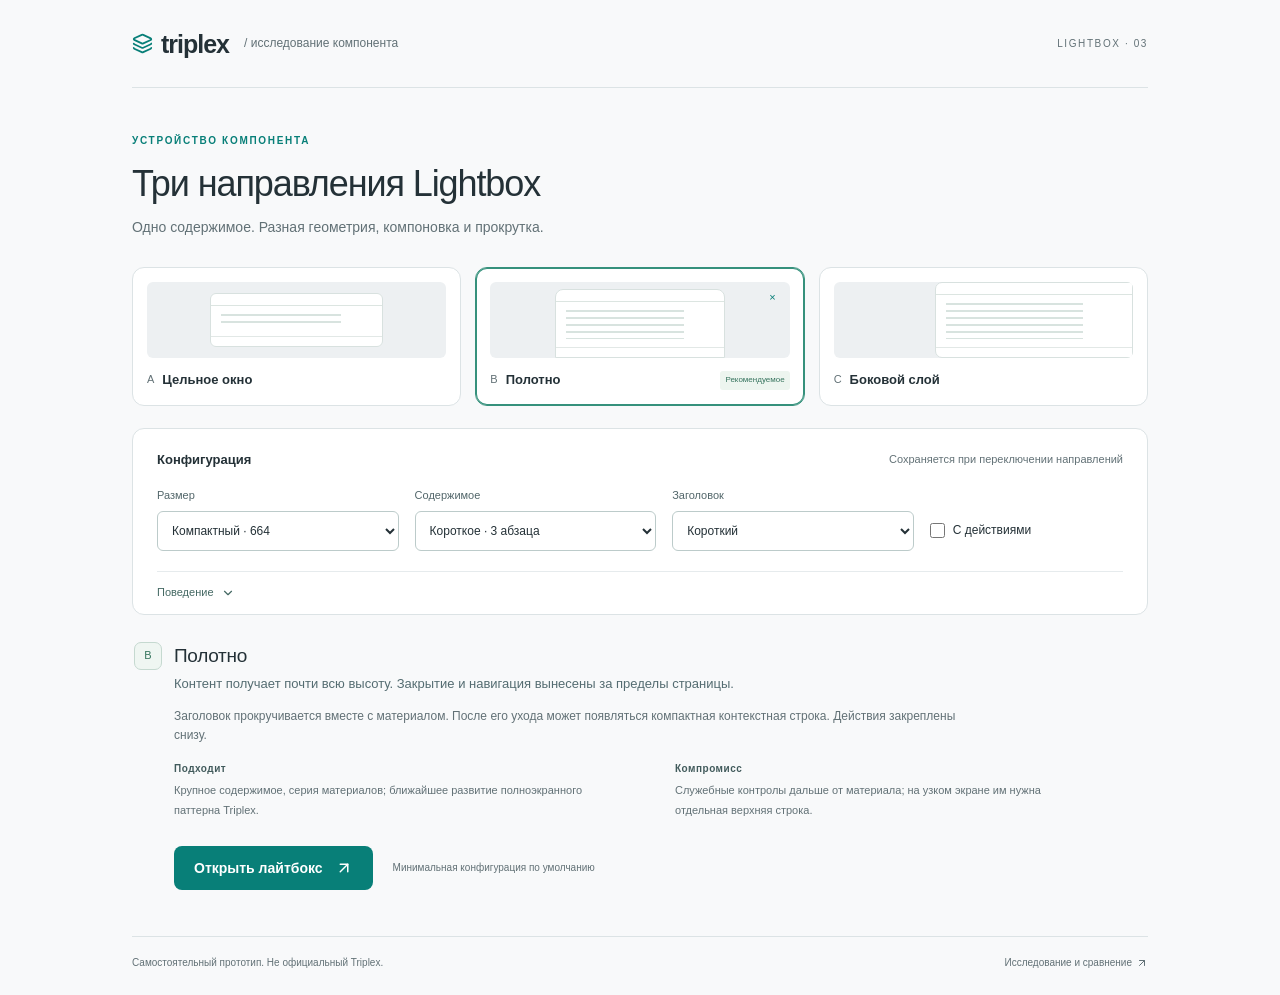
<file: index.html>
<!doctype html><html lang="ru"><head><meta charset="UTF-8"/><meta name="viewport" content="width=device-width, initial-scale=1.0"/><meta name="theme-color" content="#087f78"/><title>Triplex · Лаборатория лайтбокса</title>  <script type="module" crossorigin src="./assets/index-ziszwfcP.js"></script>
  <link rel="stylesheet" crossorigin href="./assets/index-SoMnmKn1.css">
</head><body><div id="root"></div></body></html>
</file>
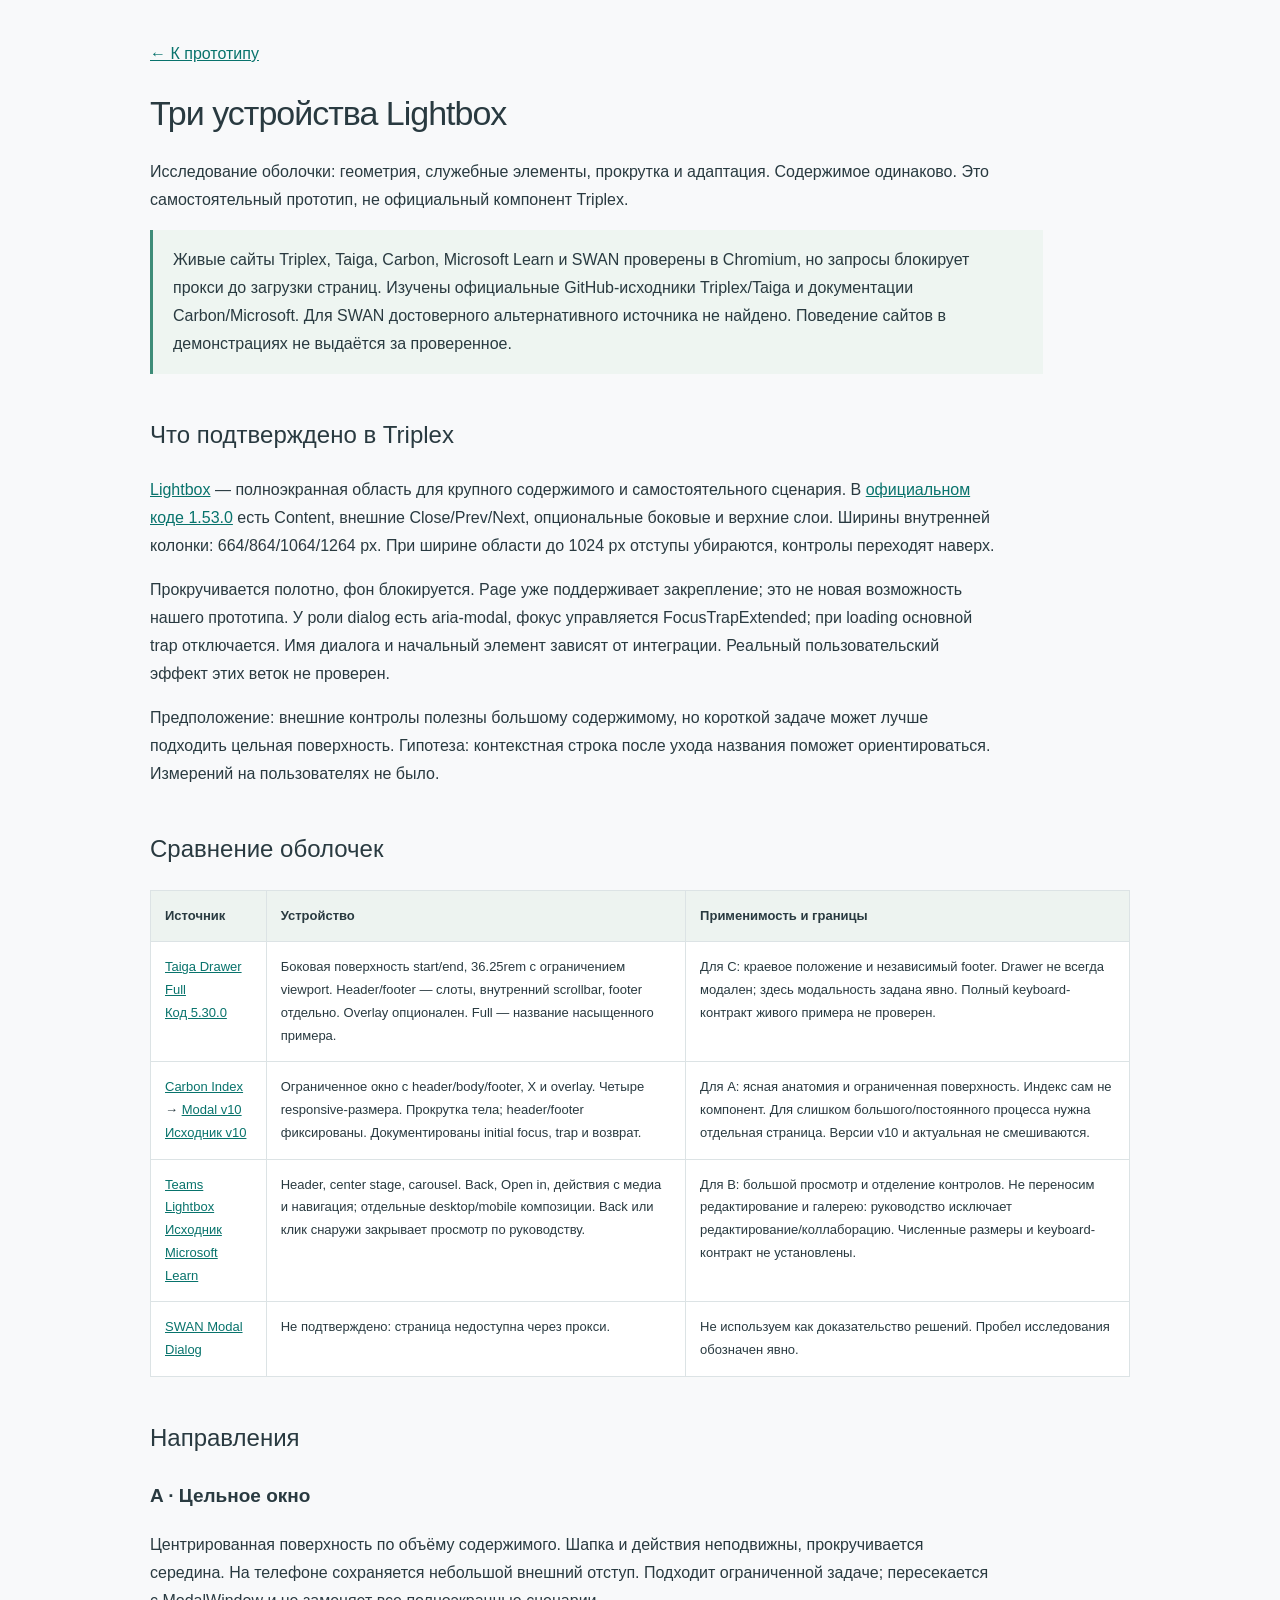
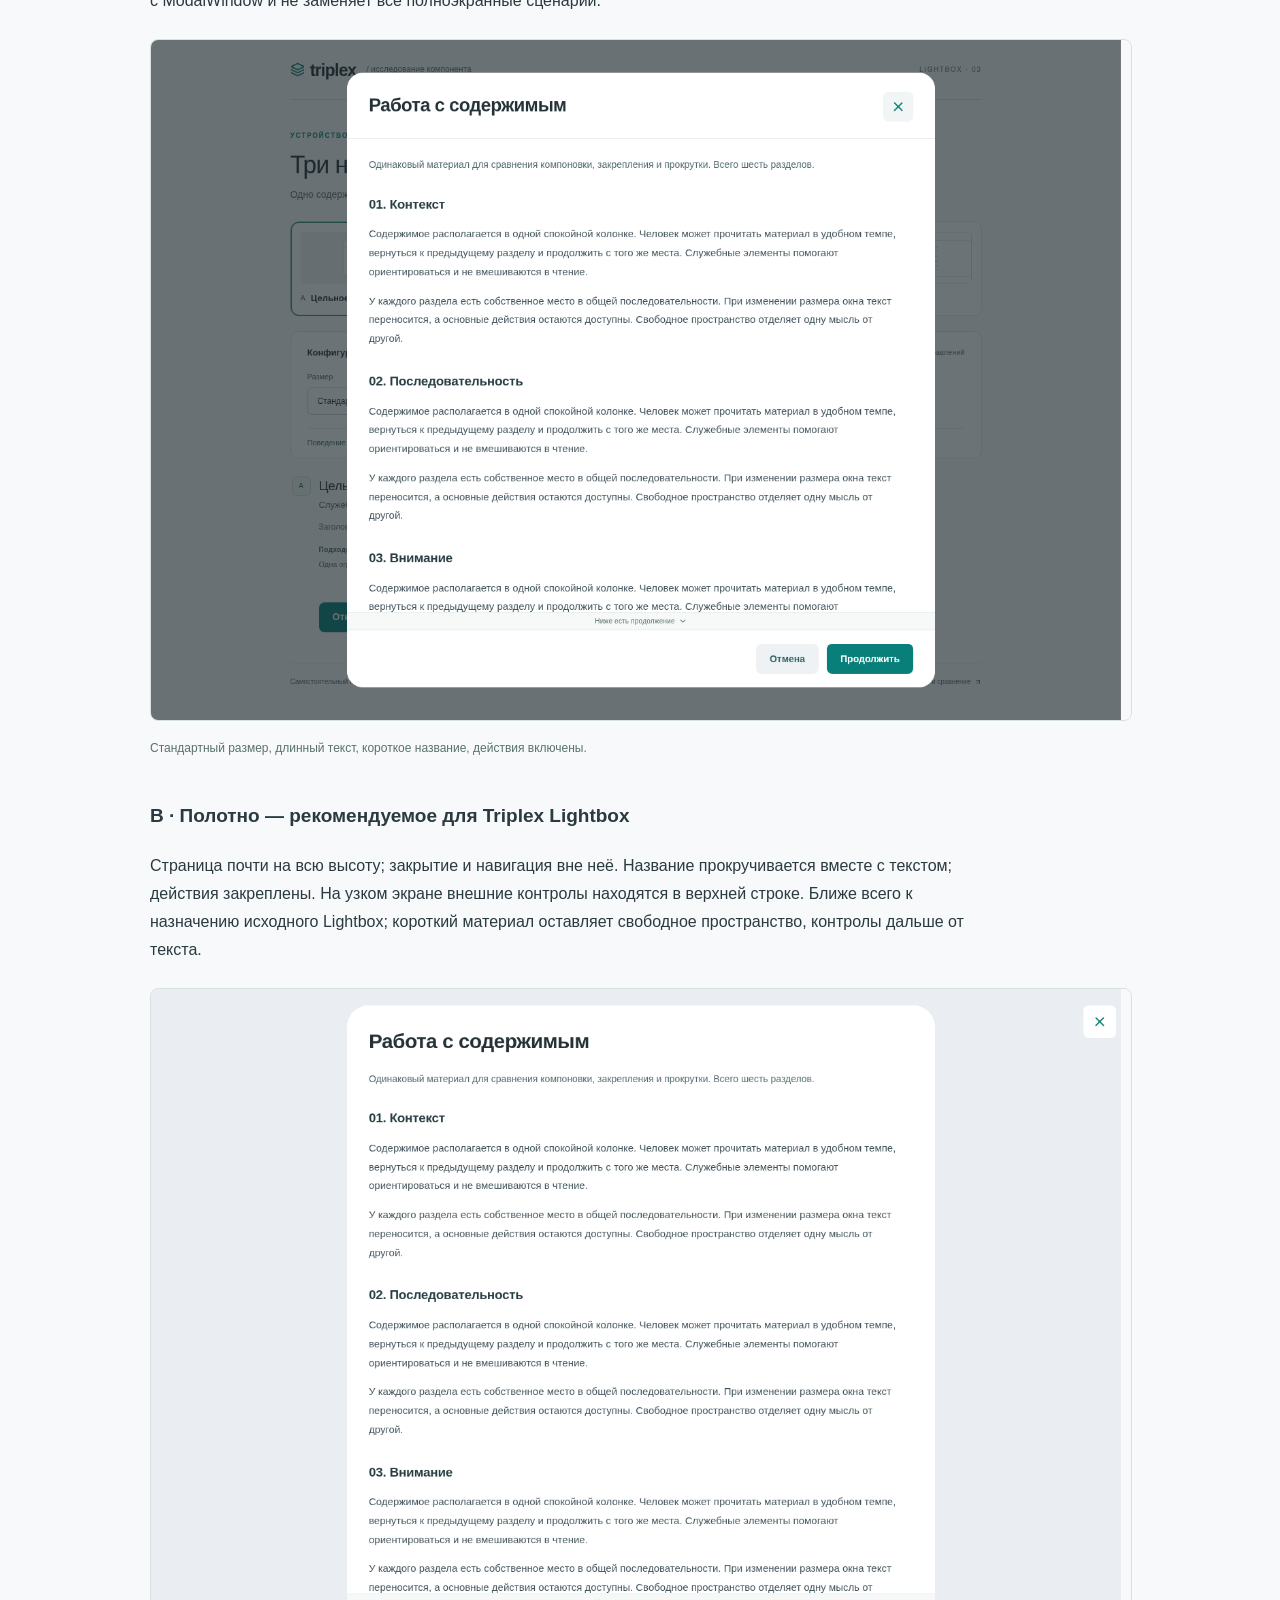
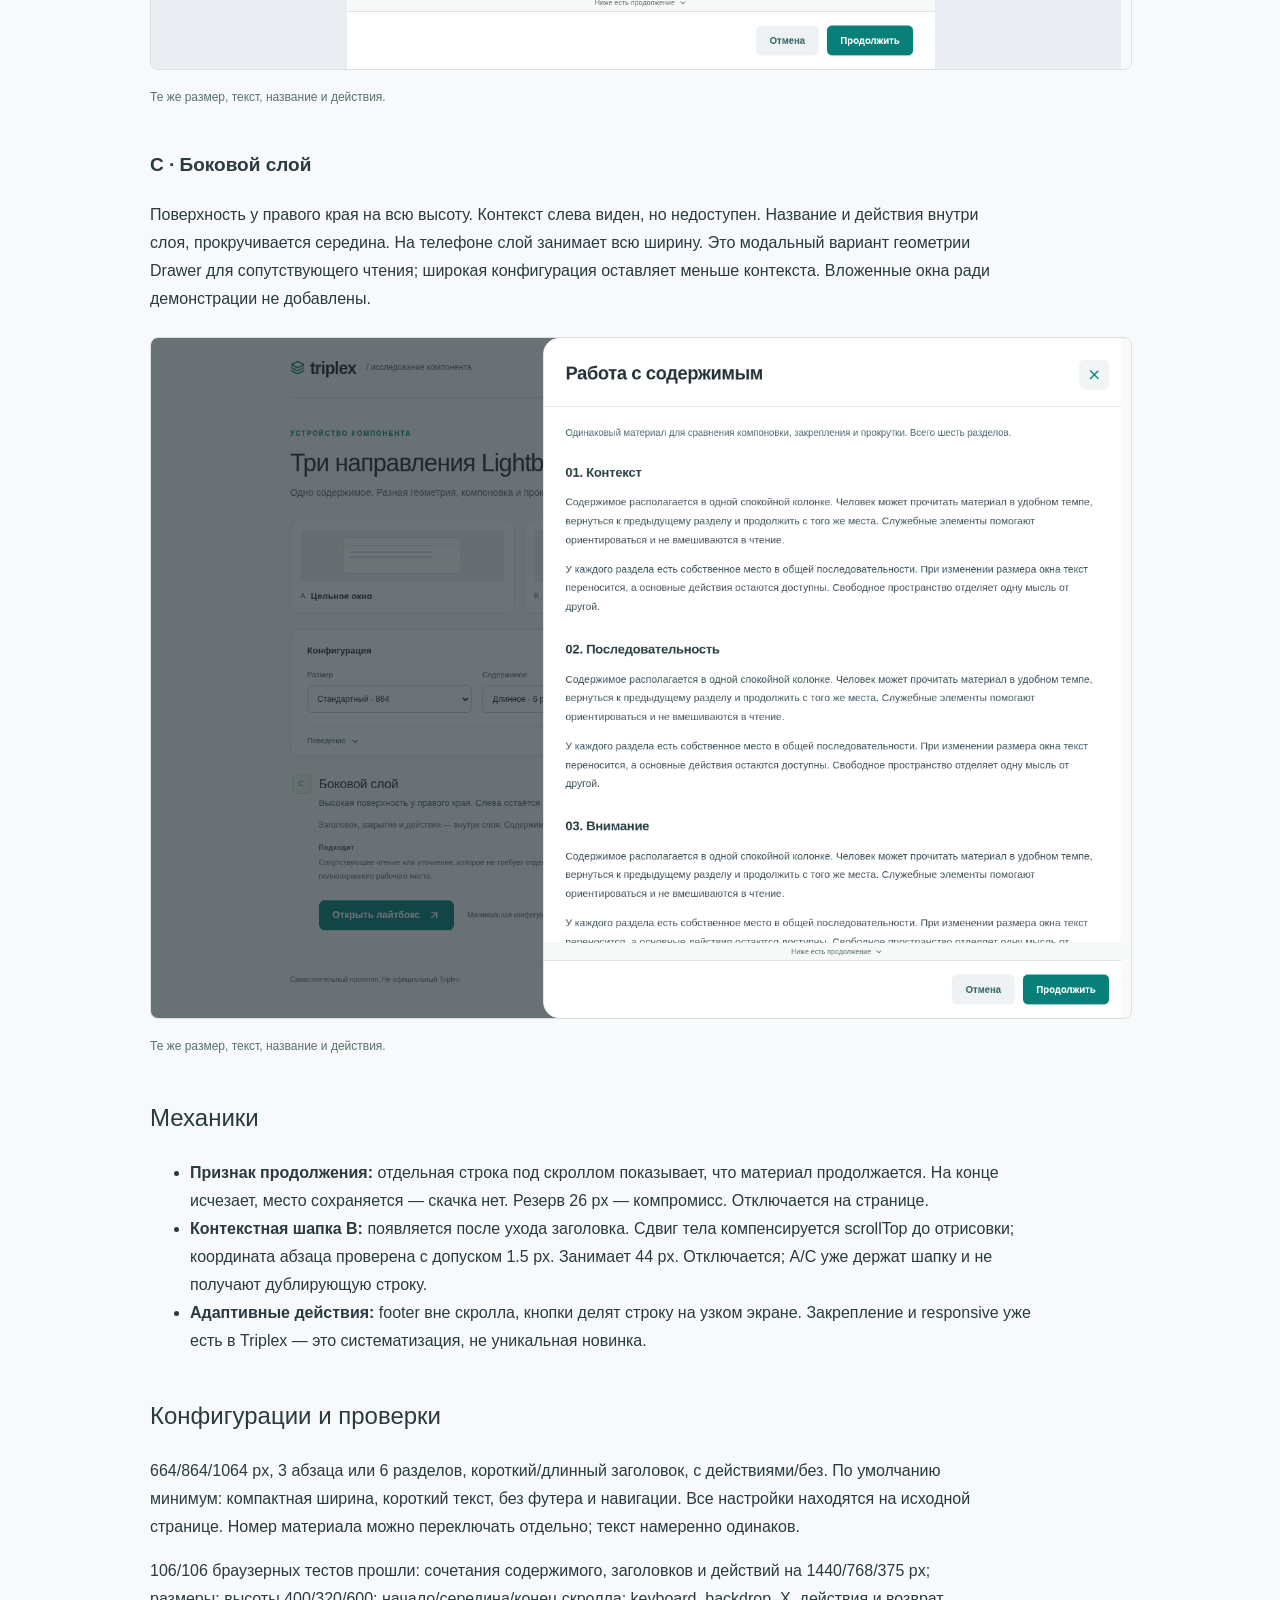
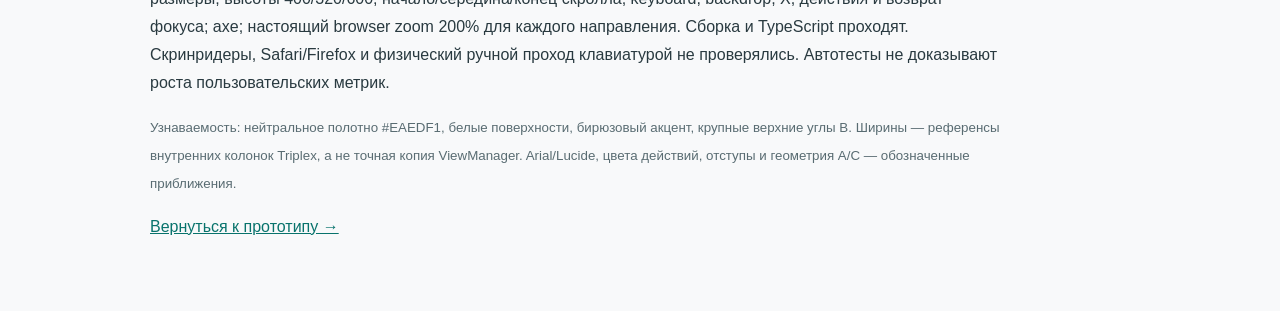
<file: AUDIT.html>
<!doctype html><html lang="ru"><head><meta charset="utf-8"><meta name="viewport" content="width=device-width,initial-scale=1"><title>Lightbox — исследование трёх направлений</title><style>body{font:16px/1.75 Arial,sans-serif;color:#293a40;background:#f8f9fa;margin:0}main{max-width:980px;margin:auto;padding:40px 24px 70px}h1{font-size:34px;line-height:1.3;font-weight:500;letter-spacing:-1px}h2{font-size:24px;margin-top:40px;font-weight:500}h3{font-size:19px}a{color:#08736c}p,li{max-width:850px}small{color:#596c72}table{border-collapse:collapse;width:100%;font-size:13px;background:white}th,td{text-align:left;vertical-align:top;border:1px solid #dce3e5;padding:14px}th{background:#edf3f0}img{width:100%;height:auto;border:1px solid #d7e1df;border-radius:8px}figure{margin:24px 0 40px}figcaption{font-size:12px;color:#59716c;margin-top:8px}.table{overflow:auto}.note{border-left:3px solid #3e8c78;background:#eef5f1;padding:16px 20px}code{font-size:13px}a:focus-visible{outline:3px solid #216ac1;outline-offset:4px}@media(max-width:600px){main{padding:24px 18px}h1{font-size:28px}table{min-width:690px}}</style></head><body><main>
<a href="./">← К прототипу</a><h1>Три устройства Lightbox</h1><p>Исследование оболочки: геометрия, служебные элементы, прокрутка и адаптация. Содержимое одинаково. Это самостоятельный прототип, не официальный компонент Triplex.</p>
<p class="note">Живые сайты Triplex, Taiga, Carbon, Microsoft Learn и SWAN проверены в Chromium, но запросы блокирует прокси до загрузки страниц. Изучены официальные GitHub-исходники Triplex/Taiga и документации Carbon/Microsoft. Для SWAN достоверного альтернативного источника не найдено. Поведение сайтов в демонстрациях не выдаётся за проверенное.</p>
<h2>Что подтверждено в Triplex</h2><p><a href="https://triplex-design.ru/next/ru/Web/Components/platform/lightbox">Lightbox</a> — полноэкранная область для крупного содержимого и самостоятельного сценария. В <a href="https://github.com/SberBusiness/triplex-next/tree/46b90591d7ab2cadc95be377d7f201e1f41b80d6/src/components/LightBox">официальном коде 1.53.0</a> есть Content, внешние Close/Prev/Next, опциональные боковые и верхние слои. Ширины внутренней колонки: 664/864/1064/1264 px. При ширине области до 1024 px отступы убираются, контролы переходят наверх.</p><p>Прокручивается полотно, фон блокируется. Page уже поддерживает закрепление; это не новая возможность нашего прототипа. У роли dialog есть aria-modal, фокус управляется FocusTrapExtended; при loading основной trap отключается. Имя диалога и начальный элемент зависят от интеграции. Реальный пользовательский эффект этих веток не проверен.</p><p>Предположение: внешние контролы полезны большому содержимому, но короткой задаче может лучше подходить цельная поверхность. Гипотеза: контекстная строка после ухода названия поможет ориентироваться. Измерений на пользователях не было.</p>
<h2>Сравнение оболочек</h2><div class="table"><table><thead><tr><th>Источник</th><th>Устройство</th><th>Применимость и границы</th></tr></thead><tbody>
<tr><td><a href="https://taiga-ui.dev/components/drawer#full">Taiga Drawer Full</a><br><a href="https://github.com/taiga-family/taiga-ui/tree/0f89460538a5d87a6ce771be45b8949aba100b23/projects/kit/components/drawer">Код 5.30.0</a></td><td>Боковая поверхность start/end, 36.25rem с ограничением viewport. Header/footer — слоты, внутренний scrollbar, footer отдельно. Overlay опционален. Full — название насыщенного примера.</td><td>Для C: краевое положение и независимый footer. Drawer не всегда модален; здесь модальность задана явно. Полный keyboard-контракт живого примера не проверен.</td></tr>
<tr><td><a href="https://v10.carbondesignsystem.com/community/component-index/">Carbon Index</a> → <a href="https://v10.carbondesignsystem.com/components/modal/usage/">Modal v10</a><br><a href="https://github.com/carbon-design-system/carbon-website/blob/a20e8eacf8c2ced43128384c21989d901c6bb6da/src/pages/components/modal/usage.mdx">Исходник v10</a></td><td>Ограниченное окно с header/body/footer, X и overlay. Четыре responsive-размера. Прокрутка тела; header/footer фиксированы. Документированы initial focus, trap и возврат.</td><td>Для A: ясная анатомия и ограниченная поверхность. Индекс сам не компонент. Для слишком большого/постоянного процесса нужна отдельная страница. Версии v10 и актуальная не смешиваются.</td></tr>
<tr><td><a href="https://learn.microsoft.com/en-us/microsoftteams/platform/concepts/design/design-teams-app-light-box-view?tabs=desktop%2Cimage">Teams Lightbox</a><br><a href="https://github.com/MicrosoftDocs/msteams-docs/blob/main/msteams-platform/concepts/design/design-teams-app-light-box-view.md">Исходник Microsoft Learn</a></td><td>Header, center stage, carousel. Back, Open in, действия с медиа и навигация; отдельные desktop/mobile композиции. Back или клик снаружи закрывает просмотр по руководству.</td><td>Для B: большой просмотр и отделение контролов. Не переносим редактирование и галерею: руководство исключает редактирование/коллаборацию. Численные размеры и keyboard-контракт не установлены.</td></tr>
<tr><td><a href="https://vista.design/swan/components/modal-dialog/">SWAN Modal Dialog</a></td><td>Не подтверждено: страница недоступна через прокси.</td><td>Не используем как доказательство решений. Пробел исследования обозначен явно.</td></tr>
</tbody></table></div>
<h2>Направления</h2><h3>A · Цельное окно</h3><p>Центрированная поверхность по объёму содержимого. Шапка и действия неподвижны, прокручивается середина. На телефоне сохраняется небольшой внешний отступ. Подходит ограниченной задаче; пересекается с ModalWindow и не заменяет все полноэкранные сценарии.</p><figure><img src="./screenshots/window-1440.png" alt="A: центрированное окно с длинным нейтральным текстом и двумя действиями"><figcaption>Стандартный размер, длинный текст, короткое название, действия включены.</figcaption></figure>
<h3>B · Полотно — рекомендуемое для Triplex Lightbox</h3><p>Страница почти на всю высоту; закрытие и навигация вне неё. Название прокручивается вместе с текстом; действия закреплены. На узком экране внешние контролы находятся в верхней строке. Ближе всего к назначению исходного Lightbox; короткий материал оставляет свободное пространство, контролы дальше от текста.</p><figure><img src="./screenshots/canvas-1440.png" alt="B: большое полотно с внешним закрытием и тем же текстом"><figcaption>Те же размер, текст, название и действия.</figcaption></figure>
<h3>C · Боковой слой</h3><p>Поверхность у правого края на всю высоту. Контекст слева виден, но недоступен. Название и действия внутри слоя, прокручивается середина. На телефоне слой занимает всю ширину. Это модальный вариант геометрии Drawer для сопутствующего чтения; широкая конфигурация оставляет меньше контекста. Вложенные окна ради демонстрации не добавлены.</p><figure><img src="./screenshots/edge-1440.png" alt="C: боковой слой справа с тем же текстом и действиями"><figcaption>Те же размер, текст, название и действия.</figcaption></figure>
<h2>Механики</h2><ul><li><strong>Признак продолжения:</strong> отдельная строка под скроллом показывает, что материал продолжается. На конце исчезает, место сохраняется — скачка нет. Резерв 26 px — компромисс. Отключается на странице.</li><li><strong>Контекстная шапка B:</strong> появляется после ухода заголовка. Сдвиг тела компенсируется scrollTop до отрисовки; координата абзаца проверена с допуском 1.5 px. Занимает 44 px. Отключается; A/C уже держат шапку и не получают дублирующую строку.</li><li><strong>Адаптивные действия:</strong> footer вне скролла, кнопки делят строку на узком экране. Закрепление и responsive уже есть в Triplex — это систематизация, не уникальная новинка.</li></ul>
<h2>Конфигурации и проверки</h2><p>664/864/1064 px, 3 абзаца или 6 разделов, короткий/длинный заголовок, с действиями/без. По умолчанию минимум: компактная ширина, короткий текст, без футера и навигации. Все настройки находятся на исходной странице. Номер материала можно переключать отдельно; текст намеренно одинаков.</p><p>106/106 браузерных тестов прошли: сочетания содержимого, заголовков и действий на 1440/768/375 px; размеры; высоты 400/320/600; начало/середина/конец скролла; keyboard, backdrop, X, действия и возврат фокуса; axe; настоящий browser zoom 200% для каждого направления. Сборка и TypeScript проходят. Скринридеры, Safari/Firefox и физический ручной проход клавиатурой не проверялись. Автотесты не доказывают роста пользовательских метрик.</p>
<p><small>Узнаваемость: нейтральное полотно #EAEDF1, белые поверхности, бирюзовый акцент, крупные верхние углы B. Ширины — референсы внутренних колонок Triplex, а не точная копия ViewManager. Arial/Lucide, цвета действий, отступы и геометрия A/C — обозначенные приближения.</small></p><a href="./">Вернуться к прототипу →</a>
</main></body></html>
</file>
<file: assets/index-SoMnmKn1.css>
:root{--color-ink:#243137;--color-muted:#627176;--color-brand:#087f78;--color-brand-hover:#066760;--color-brand-soft:#e9f4ef;--color-page:#f8f9fa;--color-surface:#fff;--color-canvas:#EAEDF1;--color-line:#dce3e5;--color-focus:#216ac1;--color-backdrop:rgba(25,36,40,.64);--radius-control:8px;--radius-window:24px;--space-body:32px;--height-action:44px;--height-context:44px;--height-cue:26px;font-family:Arial,Helvetica,sans-serif;color:var(--color-ink);background:var(--color-page);line-height:1.6;font-synthesis:none}*{box-sizing:border-box}body{margin:0}button,input,select{font:inherit}button{cursor:pointer}button:disabled{cursor:not-allowed;opacity:.43}a{color:inherit}button,select,input{-webkit-tap-highlight-color:transparent}h1,h2,h3,p{margin:0}button svg{flex-shrink:0}button{border:0}button:focus-visible,a:focus-visible,input:focus-visible,select:focus-visible,summary:focus-visible,[tabindex]:focus-visible{outline:3px solid var(--color-focus);outline-offset:4px}.primary,.secondary{min-height:var(--height-action);padding:11px 20px;border-radius:var(--radius-control);font-size:14px;font-weight:600;display:inline-flex;align-items:center;justify-content:center;gap:12px;line-height:1.45}.primary{background:var(--color-brand);color:#fff}.primary:hover{background:var(--color-brand-hover)}.secondary{background:#eef2f4;color:#306763}.secondary:hover{background:#e2eae8}.icon-button{display:inline-flex;align-items:center;justify-content:center;width:44px;height:44px;flex-shrink:0;background:#f1f5f5;color:var(--color-brand);border-radius:8px}.icon-button:hover:not(:disabled){background:#e2efea}.demo{max-width:1080px;margin:auto;padding:0 32px}.demo-masthead{height:88px;display:flex;align-items:center;justify-content:space-between;border-bottom:1px solid var(--color-line);gap:16px}.demo-brand{display:flex;align-items:center;gap:8px;text-decoration:none}.demo-brand svg{color:var(--color-brand)}.demo-brand strong{font-size:25px;letter-spacing:-1px}.demo-brand>span{font-size:12px;color:var(--color-muted);margin-left:7px}.demo-version{font-size:10px;letter-spacing:1.6px;color:var(--color-muted)}.demo-title{margin:38px 0 28px}.overline{font-size:10px;letter-spacing:1.7px;color:var(--color-brand);font-weight:600}.demo-title h1{font-size:36px;font-weight:500;letter-spacing:-1.1px;line-height:1.3;margin:9px 0}.demo-title p{font-size:14px;color:var(--color-muted)}.direction-picker{display:grid;grid-template-columns:repeat(3,minmax(0,1fr));gap:14px}.direction-card{background:#fff;border:1px solid var(--color-line);border-radius:12px;padding:14px;text-align:left;color:var(--color-ink)}.direction-card.selected{border-color:#36917c;box-shadow:inset 0 0 0 1px #36917c}.direction-card:hover{border-color:#75a598}.direction-label{display:flex;align-items:center;gap:8px;margin-top:12px;flex-wrap:wrap}.direction-label>span{font-size:11px;color:var(--color-muted)}.direction-label strong{font-size:13px;font-weight:600}.direction-label small{font-size:8px;color:#35735d;background:#edf5ef;padding:3px 5px;border-radius:3px;margin-left:auto}.wireframe{height:76px;border-radius:6px;background:#edf0f2;display:flex;align-items:center;justify-content:center;position:relative;overflow:hidden}.wire-shell{background:#fff;border:1px solid #d8e1df;position:relative;display:flex;flex-direction:column;overflow:hidden}.wire-shell i{display:block;height:12px;border-bottom:1px solid #dce5e1}.wire-shell b{display:block;flex:1;margin:8px 10px;background:repeating-linear-gradient(to bottom,#d8e3df 0,#d8e3df 2px,transparent 2px,transparent 7px);max-width:70%}.wire-shell em{display:block;height:10px;border-top:1px solid #e2e8e6}.wire-window .wire-shell{width:58%;height:54px;border-radius:6px}.wire-canvas .wire-shell{width:57%;height:69px;align-self:flex-end;border-radius:8px 8px 0 0}.wire-canvas>span{position:absolute;right:14px;top:7px;font-size:11px;color:var(--color-brand)}.wire-edge{justify-content:flex-end}.wire-edge .wire-shell{height:100%;width:66%;border-radius:7px 0 0 7px}.configuration{background:#fff;border:1px solid var(--color-line);border-radius:12px;margin-top:22px;padding:21px 24px 0}.configuration-heading{display:flex;justify-content:space-between;gap:16px;align-items:center;margin-bottom:17px}.configuration-heading h2{font-size:13px;font-weight:600}.configuration-heading>span{font-size:11px;color:var(--color-muted)}.configuration-fields{display:grid;grid-template-columns:repeat(3,minmax(0,1fr)) .8fr;gap:16px;align-items:end;padding-bottom:20px}.configuration-fields>label{display:flex;flex-direction:column;gap:6px;font-size:11px;color:#52666a}.configuration-fields select{border:1px solid #bccbca;background:#fff;color:var(--color-ink);border-radius:6px;width:100%;padding:9px 10px;font-size:12px;min-height:40px}.configuration-fields>label.toggle{flex-direction:row;align-items:center;align-self:end;min-height:40px;gap:8px;color:var(--color-ink);font-size:12px}.toggle input,.mechanics input{accent-color:var(--color-brand);width:15px;height:15px;flex-shrink:0;margin:0}.mechanics{border-top:1px solid #e6ebed}.mechanics summary{list-style:none;cursor:pointer;font-size:11px;color:#456964;padding:12px 0;display:flex;align-items:center;gap:7px;width:max-content}.mechanics summary::-webkit-details-marker{display:none}.mechanics[open] summary svg{transform:rotate(180deg)}.mechanics-options{display:flex;gap:18px;flex-wrap:wrap;padding:5px 0 13px}.mechanics-options label{display:flex;align-items:center;gap:7px;font-size:11px;color:#4f6468}.mechanics-options label:has(input:disabled){opacity:.6}.mechanics-options small{font-size:9px;color:#647479}.mechanics>p{font-size:11px;color:var(--color-muted);max-width:700px;padding-bottom:18px;line-height:1.8}.solution{margin-top:26px;padding:0 2px}.solution-intro{display:flex;align-items:flex-start;gap:12px}.solution-letter{width:28px;height:28px;border:1px solid #c5d9d0;background:#eff6f2;border-radius:7px;font-size:11px;color:#37765f;display:grid;place-items:center;margin-top:1px;flex-shrink:0}.solution h2{font-size:19px;font-weight:500;letter-spacing:-.3px}.solution-intro p{font-size:13px;color:#546c71;margin-top:3px}.solution-layout{font-size:12px;color:var(--color-muted);margin:12px 0 0 40px;max-width:800px}.solution-tradeoffs{display:grid;grid-template-columns:1fr 1fr;gap:30px;margin:15px 0 0 40px}.solution-tradeoffs p{font-size:11px;color:var(--color-muted);line-height:1.8;max-width:410px}.solution-tradeoffs strong{display:block;font-size:10px;letter-spacing:.5px;color:#425b5c;font-weight:600;margin-bottom:3px}.launch{display:flex;align-items:center;gap:20px;margin:25px 0 0 42px}.launch>span{font-size:10px;color:var(--color-muted)}.demo-notice{display:flex;align-items:center;gap:8px;min-height:28px;margin:10px 0 8px 42px;font-size:11px;color:#356e5c}.demo-notice button{padding:4px;display:flex;align-items:center;background:transparent;color:#3a6a61}.demo-footer{display:flex;align-items:center;justify-content:space-between;gap:16px;font-size:10px;color:var(--color-muted);padding:18px 0 24px;border-top:1px solid var(--color-line)}.demo-footer a{display:flex;align-items:center;gap:4px;text-decoration:none}.demo-footer a:hover{text-decoration:underline}.lb-root{position:fixed;inset:0;margin:0;padding:48px 32px;border:0;width:100%;height:100dvh;max-width:none;max-height:none;background:transparent;color:var(--color-ink);overflow:hidden}.lb-root[open]{display:flex;align-items:center;justify-content:center}.lb-root::backdrop{background:var(--color-backdrop)}.lb-shell{display:flex;flex-direction:column;flex-shrink:1;position:relative;width:var(--lb-width);max-width:100%;max-height:100%;min-width:0;min-height:0;background:#fff;border-radius:var(--radius-window);overflow:hidden}.lb-header{flex-shrink:0;display:grid;grid-template-columns:minmax(0,1fr) auto;align-items:start;gap:16px;padding:28px var(--space-body) 24px;max-height:32dvh;min-height:0;overflow:auto;border-bottom:1px solid #e3e9e9;background:#fff}.lb-header h2{font-size:27px;font-weight:600;line-height:1.3;letter-spacing:-.6px;overflow-wrap:anywhere;min-width:0;margin-top:3px}.lb-header .lb-close{position:sticky;top:0;align-self:start}.lb-navigation{display:flex;align-items:center;justify-content:flex-end;gap:12px;grid-column:1/-1}.lb-counter{font-size:12px;color:var(--color-muted);font-variant-numeric:tabular-nums}.lb-navigation .icon-button{width:36px;height:36px}.lb-scroll{min-height:0;flex:1 1 auto;overflow:auto;overscroll-behavior:contain;scrollbar-gutter:stable;scroll-padding:20px;outline-offset:-4px!important}.lb-content{padding:26px var(--space-body) 28px;overflow-wrap:anywhere}.test-content{font-size:15px;line-height:1.85;color:#42545c}.test-content>p+p{margin-top:17px}.test-content .test-lead{color:#536b70;margin-bottom:32px;font-size:14px}.test-section{margin-top:36px;scroll-margin-top:24px}.test-section:first-of-type{margin-top:0}.test-section h3{font-size:19px;line-height:1.4;font-weight:600;letter-spacing:-.3px;color:#273e43;margin-bottom:16px}.test-section p+p{margin-top:15px}.test-end{margin-top:40px;border-top:1px solid #dce5e2;padding-top:22px;color:#54746a;font-size:12px}.lb-actions{display:flex;flex-shrink:0;justify-content:flex-end;gap:12px;padding:20px var(--space-body);border-top:1px solid var(--color-line);background:#fff;padding-bottom:max(20px,env(safe-area-inset-bottom))}.lb-overflow-cue{height:var(--height-cue);flex:0 0 var(--height-cue);display:flex;align-items:center;justify-content:center;gap:5px;font-size:10px;letter-spacing:.2px;color:#5a716a;background:#f6f9f8;border-top:1px solid #e3ebe7;visibility:hidden;pointer-events:none}.lb-overflow-cue[data-visible=true]{visibility:visible}.lb-overflow-cue svg{transform:rotate(90deg)}.lb-context-title{height:var(--height-context);min-height:var(--height-context);flex-shrink:0;border-bottom:1px solid var(--color-line);padding:10px var(--space-body);font-size:14px;font-weight:600;white-space:nowrap;text-overflow:ellipsis;overflow:hidden;background:#fff}.lb-root.layout-canvas{padding:24px 88px 0;background:var(--color-canvas)}.layout-canvas .lb-shell{height:100%;max-height:none;border-radius:32px 32px 0 0}.layout-canvas .lb-header{display:block;max-height:none;overflow:visible;border:0;padding-top:34px;padding-bottom:0}.layout-canvas .lb-header h2{font-size:30px;line-height:1.25;margin:0}.layout-canvas .lb-content{padding-top:24px}.lb-external-controls{display:contents}.lb-external-controls>.lb-close{position:absolute;top:24px;right:22px;background:#fff;width:48px;height:48px}.lb-external-controls .lb-navigation{display:contents}.lb-external-controls .lb-prev,.lb-external-controls .lb-next{position:absolute;top:50%;transform:translateY(-50%);height:48px;width:48px;background:#fff}.lb-external-controls .lb-prev{left:22px}.lb-external-controls .lb-next{right:22px}.lb-external-controls .lb-counter{position:absolute;top:34px;left:23px;font-size:11px}.lb-root.layout-edge{padding:0;justify-content:flex-end;align-items:stretch}.layout-edge .lb-shell{height:100%;max-width:calc(100% - 64px);max-height:none;border-radius:24px 0 0 24px;border-left:1px solid #d7e2de}.layout-edge .lb-header{padding-top:32px}@media(prefers-reduced-motion:no-preference){.layout-edge[open] .lb-shell{animation:edge-entry .18s ease-out}@keyframes edge-entry{0%{transform:translate(24px);opacity:.7}to{transform:translate(0);opacity:1}}}@media(prefers-reduced-motion:reduce){*,*:before,*:after{animation:none!important;transition:none!important;scroll-behavior:auto!important}}@media(max-width:900px){.demo{padding:0 24px}.demo-masthead{height:74px}.direction-label small{margin-left:0}.configuration-fields{grid-template-columns:repeat(3,minmax(0,1fr))}.configuration-fields .toggle{grid-column:1/-1;min-height:24px}.configuration-heading>span{font-size:10px}.lb-root{padding:24px}.lb-root.layout-canvas{padding:64px 20px 0}.lb-external-controls>.lb-close{top:10px;right:18px;height:40px;width:40px}.lb-external-controls .lb-prev,.lb-external-controls .lb-next{top:10px;transform:none;width:36px;height:40px}.lb-external-controls .lb-prev{left:20px}.lb-external-controls .lb-next{left:116px;right:auto}.lb-external-controls .lb-counter{top:20px;left:65px}.layout-canvas .lb-shell{border-radius:24px 24px 0 0}.layout-edge .lb-shell{max-width:calc(100% - 40px)}}@media(max-width:600px){:root{--space-body:22px}.demo{padding:0 18px}.demo-masthead{height:68px}.demo-brand>span{font-size:10px;margin-left:3px}.demo-brand strong{font-size:22px}.demo-version{display:none}.demo-title{margin:28px 0 22px}.demo-title h1{font-size:29px;line-height:1.2;letter-spacing:-.9px}.demo-title p{font-size:12px;line-height:1.8}.direction-picker{gap:7px}.direction-card{padding:8px}.wireframe{height:58px}.wire-window .wire-shell{height:40px;width:70%}.wire-canvas .wire-shell{height:51px;width:61%}.wire-canvas>span{right:6px;top:5px;font-size:9px}.direction-label{gap:5px;margin-top:9px}.direction-label strong{font-size:10px;line-height:1.5}.direction-label>span{font-size:9px}.direction-label small{font-size:6.5px;padding:2px 3px}.configuration{padding:17px 16px 0;margin-top:18px}.configuration-heading{align-items:flex-start;margin-bottom:14px}.configuration-heading>span{font-size:8px;max-width:125px;text-align:right}.configuration-fields{grid-template-columns:1fr 1fr;gap:13px}.configuration-fields>label{font-size:10px}.configuration-fields select{font-size:11px;padding:9px 6px}.configuration-fields .toggle{grid-column:auto;min-height:40px;font-size:11px}.mechanics-options{flex-direction:column;gap:14px}.mechanics-options label{font-size:10px}.mechanics>p{font-size:10px}.solution{margin-top:22px}.solution h2{font-size:18px}.solution-intro p{font-size:12px}.solution-layout{font-size:11px;margin-left:0;line-height:1.8}.solution-tradeoffs{grid-template-columns:1fr;gap:10px;margin-left:0}.solution-tradeoffs p{font-size:10px}.launch{margin:22px 0 0;gap:12px;flex-wrap:wrap}.launch>span{font-size:9px}.open-lightbox{width:100%;justify-content:space-between}.demo-notice{margin-left:0;font-size:10px}.demo-footer{align-items:flex-start;flex-direction:column;gap:9px;font-size:9px}.lb-root{padding:0}.layout-window .lb-shell{width:100%;max-height:100%;border-radius:0}.lb-header{padding-top:22px;padding-bottom:20px;gap:14px;max-height:34dvh}.lb-header h2{font-size:22px;letter-spacing:-.4px}.lb-close{width:38px;height:38px}.lb-content{padding-top:23px;padding-bottom:25px}.test-content{font-size:14px;line-height:1.8}.test-section h3{font-size:18px}.lb-actions{padding-top:15px;padding-bottom:max(15px,env(safe-area-inset-bottom));gap:8px}.lb-actions button{flex:1;padding:11px 14px;font-size:13px}.lb-root.layout-canvas{padding:60px 0 0}.layout-canvas .lb-shell{width:100%;border-radius:20px 20px 0 0}.layout-canvas .lb-header{padding-top:28px}.layout-canvas .lb-header h2{font-size:25px}.lb-external-controls>.lb-close{top:10px;right:16px}.lb-external-controls .lb-prev{left:16px}.lb-external-controls .lb-next{left:112px}.lb-external-controls .lb-counter{left:61px}.layout-edge .lb-shell{width:100%;max-width:100%;border-radius:0;border:0}.layout-edge .lb-header{padding-top:22px}.lb-context-title{font-size:12px}.lb-overflow-cue{font-size:9px}}@media(max-height:560px){.lb-root.layout-window{padding-top:16px;padding-bottom:16px}.lb-header{padding-top:16px;padding-bottom:16px;max-height:28dvh}.lb-header h2{font-size:22px}.lb-actions{padding-top:12px;padding-bottom:12px}.layout-edge .lb-header{padding-top:16px}.layout-canvas .lb-header{max-height:none}.lb-overflow-cue{--height-cue:22px;font-size:9px}.lb-root.layout-canvas{padding-top:20px}.lb-external-controls>.lb-close{top:20px}.lb-content{padding-top:20px;padding-bottom:20px}}@media(max-width:900px)and (max-height:560px){.lb-root.layout-canvas{padding-top:56px}.lb-external-controls>.lb-close{top:8px}.lb-external-controls .lb-prev,.lb-external-controls .lb-next{top:8px}.lb-external-controls .lb-counter{top:18px}}.lb-root{width:100vw}@media(max-width:600px){.lb-root.layout-window{padding:12px;align-items:center}.layout-window .lb-shell{width:100%;max-height:100%;border-radius:18px}}
</file>
